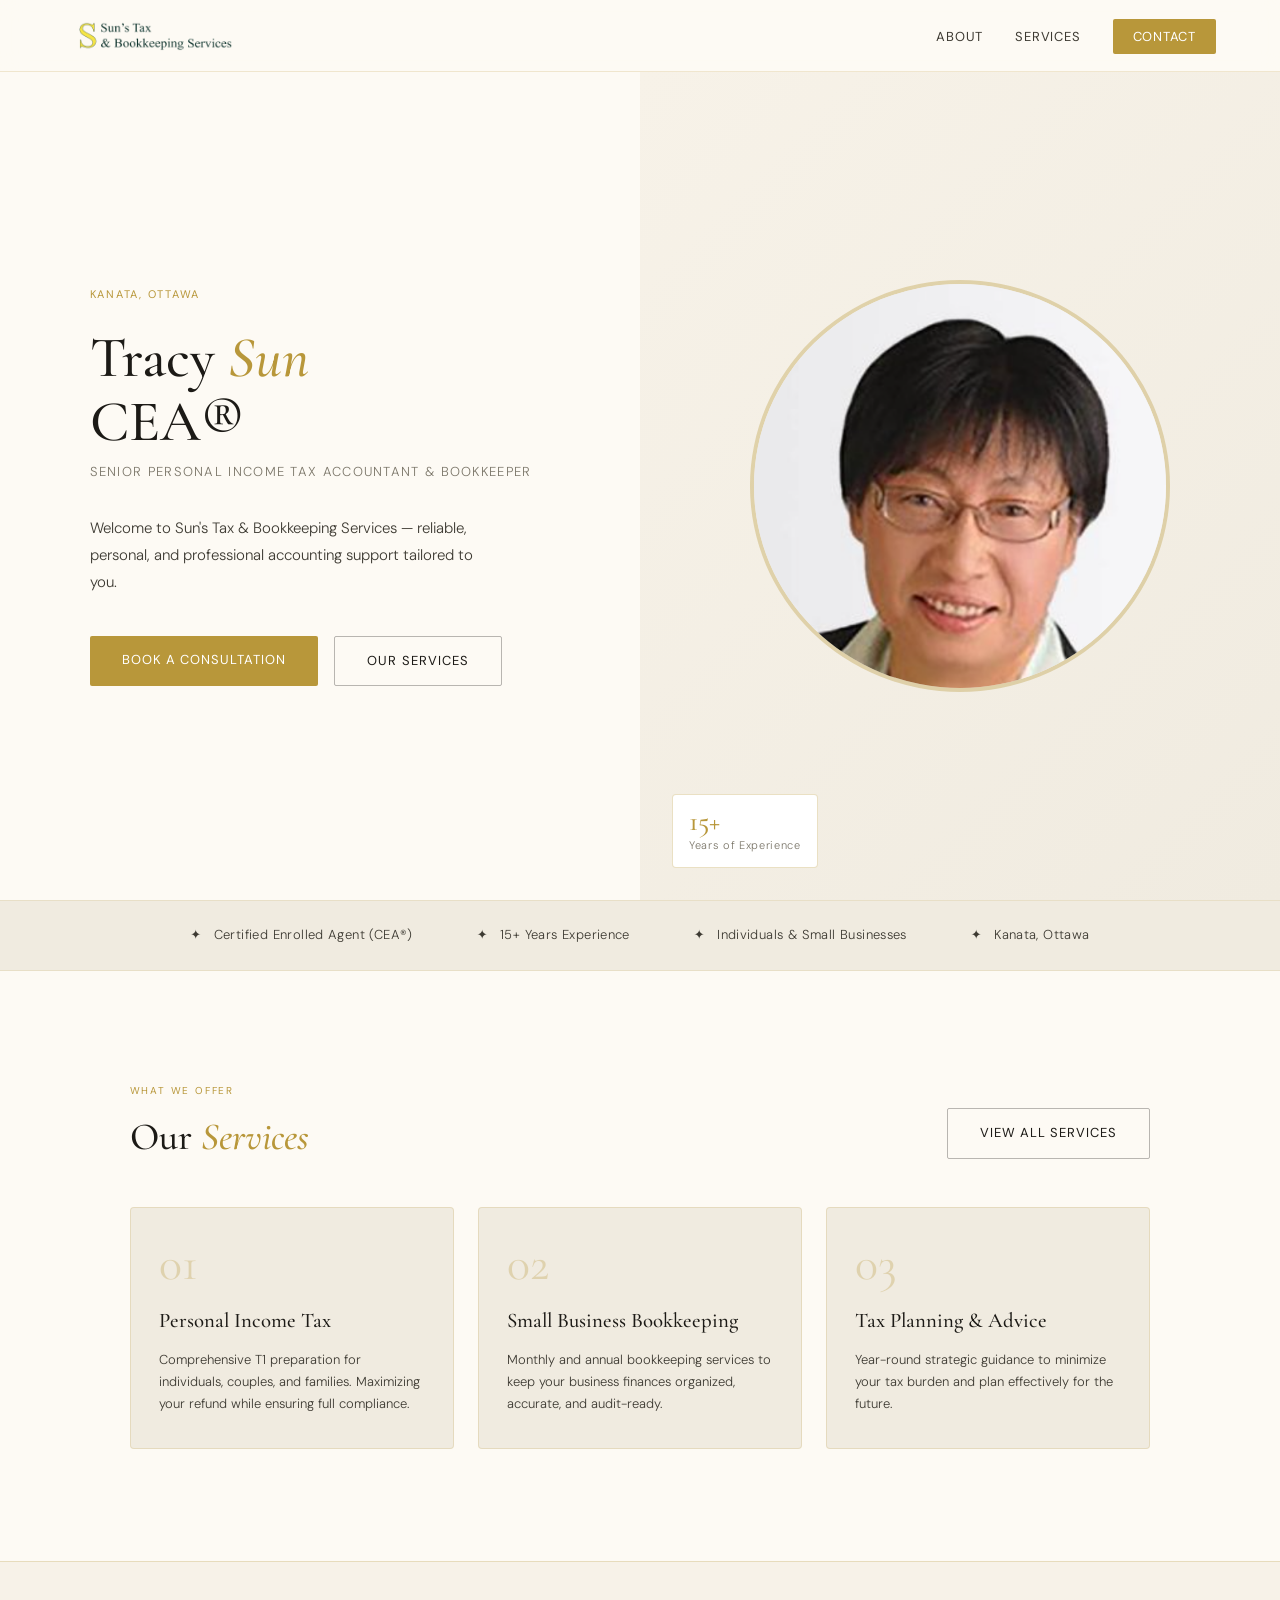
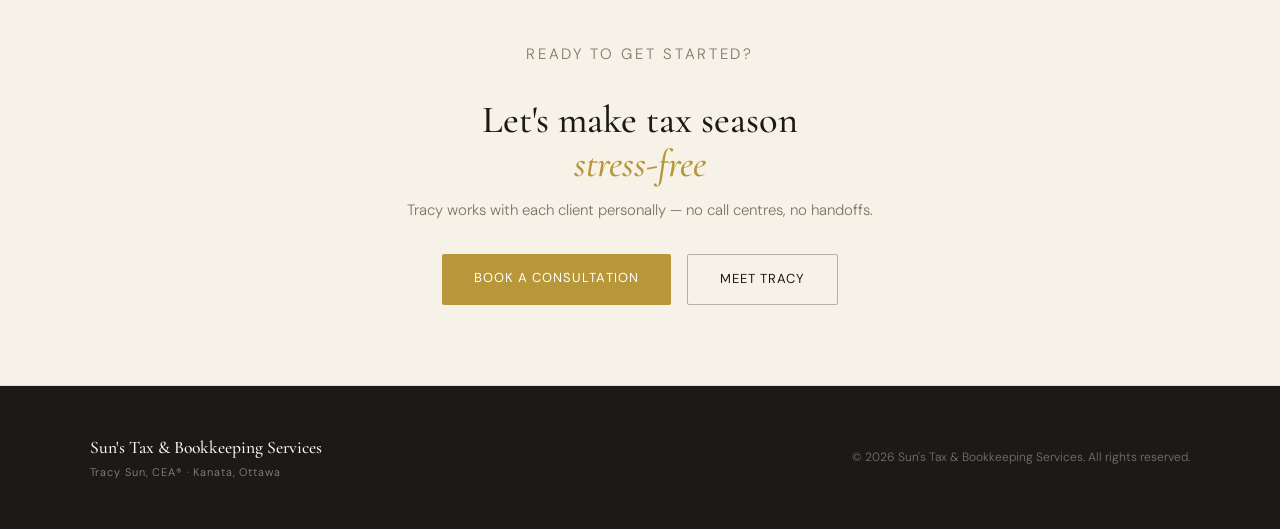
<file: index.html>
<!DOCTYPE html>
<html lang="en">
<head>
  <meta charset="UTF-8" />
  <meta name="viewport" content="width=device-width, initial-scale=1.0" />
  <title>Sun's Tax & Bookkeeping Services</title>
  <link rel="preconnect" href="https://fonts.googleapis.com" />
  <link rel="preconnect" href="https://fonts.gstatic.com" crossorigin />
  <link href="https://fonts.googleapis.com/css2?family=Cormorant+Garamond:ital,wght@0,400;0,500;0,600;1,400;1,500&family=DM+Sans:wght@300;400;500&display=swap" rel="stylesheet" />
  <link rel="stylesheet" href="style.css" />
  <style>
    /* ── HERO ── */
    #hero {
      min-height: 100vh;
      padding-top: var(--nav-h);
      display: grid;
      grid-template-columns: 1fr 1fr;
      align-items: center;
    }

    .hero-text {
      padding: 6vw 5vw 6vw 7vw;
    }

    .hero-eyebrow {
      font-size: 11px;
      font-weight: 400;
      letter-spacing: 0.16em;
      text-transform: uppercase;
      color: var(--gold);
      margin-bottom: 1.5rem;
    }

    .hero-heading {
      font-family: var(--serif);
      font-size: clamp(2.8rem, 4.5vw, 5rem);
      font-weight: 500;
      line-height: 1.1;
      color: var(--ink);
      margin-bottom: 0.5rem;
    }

    .hero-heading em { font-style: italic; color: var(--gold); }

    .hero-title {
      font-size: 13px;
      font-weight: 300;
      letter-spacing: 0.1em;
      text-transform: uppercase;
      color: var(--ink-muted);
      margin-bottom: 2rem;
    }

    .hero-desc {
      font-size: 15px;
      font-weight: 300;
      color: var(--ink-mid);
      max-width: 400px;
      line-height: 1.8;
      margin-bottom: 2.5rem;
    }

    .hero-ctas {
      display: flex;
      gap: 1rem;
      flex-wrap: wrap;
    }

    .hero-image {
      min-height: calc(100vh - var(--nav-h));
      position: relative;
      display: flex;
      align-items: center;
      justify-content: center;
      background: var(--cream-dark);
      overflow: hidden;
    }

    .hero-image::before {
      content: '';
      position: absolute;
      inset: 0;
      background: linear-gradient(135deg, var(--gold-pale) 0%, var(--cream-dark) 100%);
      z-index: 0;
    }

    .hero-portrait {
      width: min(420px, 80%);
      height: min(420px, 80%);
      border-radius: 50%;
      object-fit: cover;
      object-position: center top;
      position: relative;
      z-index: 1;
      border: 4px solid rgba(184, 151, 58, 0.35);
    }

    .hero-badge {
      position: absolute;
      bottom: 2rem;
      left: 2rem;
      background: var(--white);
      border: 1px solid rgba(184, 151, 58, 0.3);
      padding: 0.75rem 1rem;
      border-radius: 4px;
      z-index: 2;
    }

    .hero-badge-num {
      font-family: var(--serif);
      font-size: 28px;
      font-weight: 500;
      color: var(--gold);
      line-height: 1;
    }

    .hero-badge-label {
      font-size: 11px;
      font-weight: 300;
      color: var(--ink-muted);
      letter-spacing: 0.06em;
      margin-top: 2px;
    }

    @keyframes fadeUp {
      from { opacity: 0; transform: translateY(24px); }
      to   { opacity: 1; transform: translateY(0); }
    }

    .hero-eyebrow { animation: fadeUp 0.7s ease both; }
    .hero-heading  { animation: fadeUp 0.7s 0.1s ease both; }
    .hero-title    { animation: fadeUp 0.7s 0.2s ease both; }
    .hero-desc     { animation: fadeUp 0.7s 0.3s ease both; }
    .hero-ctas     { animation: fadeUp 0.7s 0.4s ease both; }

    /* ── TRUST BAR ── */
    #trust {
      background: var(--cream-dark);
      border-top: 1px solid rgba(184, 151, 58, 0.15);
      border-bottom: 1px solid rgba(184, 151, 58, 0.15);
      padding: 1.5rem 7vw;
      display: flex;
      justify-content: center;
      gap: 4rem;
      flex-wrap: wrap;
    }

    .trust-item {
      display: flex;
      align-items: center;
      gap: 0.75rem;
    }

    .trust-icon {
      font-size: 18px;
      color: var(--gold);
    }

    .trust-item span {
      font-size: 13px;
      font-weight: 300;
      color: var(--ink-mid);
      letter-spacing: 0.03em;
    }

    /* ── SERVICES PREVIEW ── */
    #services-preview {
      padding: 7rem 7vw;
      max-width: 1200px;
      margin: 0 auto;
    }

    .services-preview-header {
      display: flex;
      justify-content: space-between;
      align-items: flex-end;
      margin-bottom: 3rem;
      flex-wrap: wrap;
      gap: 1rem;
    }

    .services-preview-grid {
      display: grid;
      grid-template-columns: repeat(auto-fit, minmax(260px, 1fr));
      gap: 1.5rem;
    }

    .service-card {
      background: var(--cream-dark);
      border: 1px solid rgba(184, 151, 58, 0.2);
      border-radius: 4px;
      padding: 2rem 1.75rem;
      transition: background 0.2s, border-color 0.2s, transform 0.2s;
      text-decoration: none;
      display: block;
    }

    .service-card:hover {
      background: var(--gold-pale);
      border-color: rgba(184, 151, 58, 0.4);
      transform: translateY(-2px);
    }

    .service-num {
      font-family: var(--serif);
      font-size: 3rem;
      font-weight: 400;
      color: rgba(184, 151, 58, 0.3);
      line-height: 1;
      margin-bottom: 1rem;
    }

    .service-title {
      font-family: var(--serif);
      font-size: 1.3rem;
      font-weight: 500;
      color: var(--ink);
      margin-bottom: 0.75rem;
    }

    .service-desc {
      font-size: 13px;
      font-weight: 300;
      color: var(--ink-mid);
      line-height: 1.7;
    }

    /* ── CTA BANNER ── */
    #cta {
      background: var(--gold-pale);
      border-top: 1px solid rgba(184, 151, 58, 0.25);
      border-bottom: 1px solid rgba(184, 151, 58, 0.25);
      padding: 5rem 7vw;
      text-align: center;
    }

    #cta .section-heading { margin-bottom: 0.75rem; }

    #cta p {
      font-size: 15px;
      font-weight: 300;
      color: var(--ink-muted);
      margin-bottom: 2rem;
    }

    .cta-buttons {
      display: flex;
      gap: 1rem;
      justify-content: center;
      flex-wrap: wrap;
    }

    @media (max-width: 768px) {
      #hero { grid-template-columns: 1fr; }
      .hero-image { min-height: 55vw; }
      .hero-text { padding: 3rem 6vw; }
      #trust { gap: 2rem; }
      .services-preview-header { flex-direction: column; align-items: flex-start; }
    }
  </style>
</head>
<body>

  <nav>
    <a href="index.html" class="nav-logo">
      <img class="nav-logo-mark" src="logo.png" alt="Sun's Tax & Bookkeeping logo" />
    </a>
    <ul>
      <li><a href="about.html">About</a></li>
      <li><a href="services.html">Services</a></li>
      <li><a href="contact.html" class="btn-nav">Contact</a></li>
    </ul>
  </nav>

  <!-- HERO -->
  <section id="hero">
    <div class="hero-text">
      <p class="hero-eyebrow">Kanata, Ottawa</p>
      <h1 class="hero-heading">Tracy <em>Sun</em><br>CEA®</h1>
      <p class="hero-title">Senior Personal Income Tax Accountant & Bookkeeper</p>
      <p class="hero-desc">Welcome to Sun's Tax & Bookkeeping Services — reliable, personal, and professional accounting support tailored to you.</p>
      <div class="hero-ctas">
        <a href="contact.html" class="btn-primary">Book a Consultation</a>
        <a href="services.html" class="btn-outline">Our Services</a>
      </div>
    </div>
    <div class="hero-image">
      <img class="hero-portrait" src="tracy_picture.png" alt="Tracy Sun" />
      <div class="hero-badge">
        <div class="hero-badge-num">15+</div>
        <div class="hero-badge-label">Years of Experience</div>
      </div>
    </div>
  </section>

  <!-- TRUST BAR -->
  <div id="trust">
    <div class="trust-item">
      <span class="trust-icon">✦</span>
      <span>Certified Enrolled Agent (CEA®)</span>
    </div>
    <div class="trust-item">
      <span class="trust-icon">✦</span>
      <span>15+ Years Experience</span>
    </div>
    <div class="trust-item">
      <span class="trust-icon">✦</span>
      <span>Individuals & Small Businesses</span>
    </div>
    <div class="trust-item">
      <span class="trust-icon">✦</span>
      <span>Kanata, Ottawa</span>
    </div>
  </div>

  <!-- SERVICES PREVIEW -->
  <section id="services-preview">
    <div class="services-preview-header">
      <div>
        <p class="section-label">What We Offer</p>
        <h2 class="section-heading" style="margin-bottom:0;">Our <em>Services</em></h2>
      </div>
      <a href="services.html" class="btn-outline">View All Services</a>
    </div>
    <div class="services-preview-grid">
      <a href="services.html" class="service-card">
        <div class="service-num">01</div>
        <h3 class="service-title">Personal Income Tax</h3>
        <p class="service-desc">Comprehensive T1 preparation for individuals, couples, and families. Maximizing your refund while ensuring full compliance.</p>
      </a>
      <a href="services.html" class="service-card">
        <div class="service-num">02</div>
        <h3 class="service-title">Small Business Bookkeeping</h3>
        <p class="service-desc">Monthly and annual bookkeeping services to keep your business finances organized, accurate, and audit-ready.</p>
      </a>
      <a href="services.html" class="service-card">
        <div class="service-num">03</div>
        <h3 class="service-title">Tax Planning & Advice</h3>
        <p class="service-desc">Year-round strategic guidance to minimize your tax burden and plan effectively for the future.</p>
      </a>
    </div>
  </section>

  <!-- CTA BANNER -->
  <section id="cta">
    <p class="section-label">Ready to Get Started?</p>
    <h2 class="section-heading">Let's make tax season<br><em>stress-free</em></h2>
    <p>Tracy works with each client personally — no call centres, no handoffs.</p>
    <div class="cta-buttons">
      <a href="contact.html" class="btn-primary">Book a Consultation</a>
      <a href="about.html" class="btn-outline">Meet Tracy</a>
    </div>
  </section>

  <footer>
    <div class="footer-logo">
      Sun's Tax & Bookkeeping Services
      <span>Tracy Sun, CEA® · Kanata, Ottawa</span>
    </div>
    <div class="footer-copy">&copy; 2026 Sun's Tax & Bookkeeping Services. All rights reserved.</div>
  </footer>

</body>
</html>
</file>
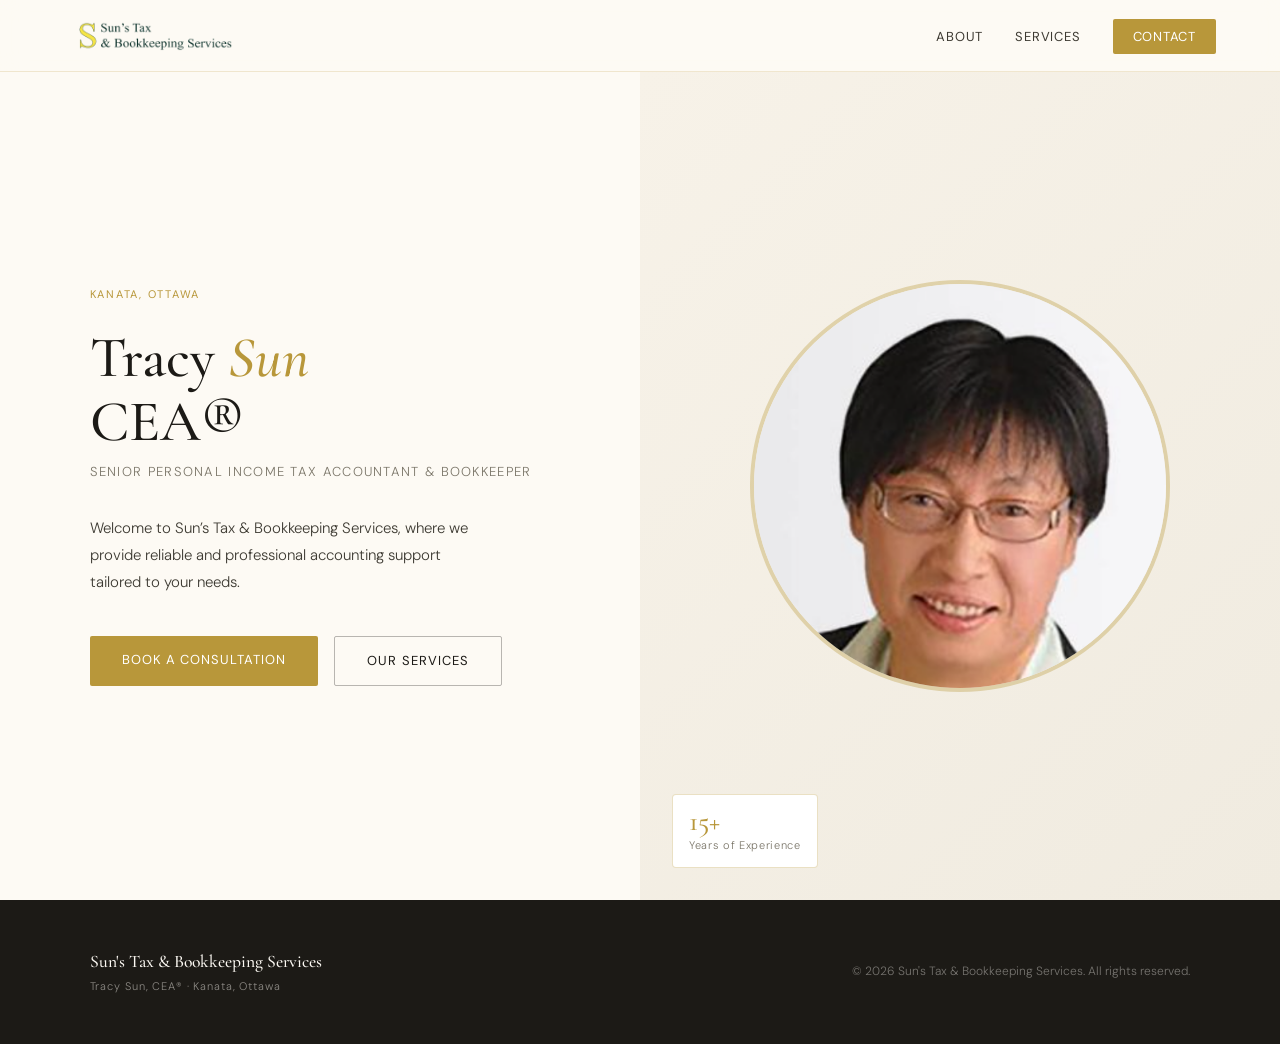
<file: about.html>
<!DOCTYPE html>
<html lang="en">
<head>
  <meta charset="UTF-8" />
  <meta name="viewport" content="width=device-width, initial-scale=1.0" />
  <title>Sun's Tax & Bookkeeping Services</title>
  <link rel="preconnect" href="https://fonts.googleapis.com" />
  <link rel="preconnect" href="https://fonts.gstatic.com" crossorigin />
  <link href="https://fonts.googleapis.com/css2?family=Cormorant+Garamond:ital,wght@0,400;0,500;0,600;1,400;1,500&family=DM+Sans:wght@300;400;500&display=swap" rel="stylesheet" />
  <link rel="stylesheet" href="style.css" />
  <style>
    

    #hero {
      min-height: 100vh;
      padding-top: var(--nav-h);
      display: grid;
      grid-template-columns: 1fr 1fr;
      align-items: center;
    }

    .hero-text {
      padding: 6vw 5vw 6vw 7vw;
    }

    .hero-eyebrow {
      font-size: 11px;
      font-weight: 400;
      letter-spacing: 0.16em;
      text-transform: uppercase;
      color: var(--gold);
      margin-bottom: 1.5rem;
    }

    .hero-heading {
      font-family: var(--serif);
      font-size: clamp(2.8rem, 4.5vw, 5rem);
      font-weight: 500;
      line-height: 1.1;
      color: var(--ink);
      margin-bottom: 0.5rem;
    }

    .hero-heading em { font-style: italic; color: var(--gold); }

    .hero-title {
      font-size: 13px;
      font-weight: 300;
      letter-spacing: 0.1em;
      text-transform: uppercase;
      color: var(--ink-muted);
      margin-bottom: 2rem;
    }

    .hero-desc {
      font-size: 15px;
      font-weight: 300;
      color: var(--ink-mid);
      max-width: 400px;
      line-height: 1.8;
      margin-bottom: 2.5rem;
    }

    .hero-ctas {
      display: flex;
      gap: 1rem;
      flex-wrap: wrap;
    }

    .hero-image {
      min-height: calc(100vh - var(--nav-h));
      position: relative;
      display: flex;
      align-items: center;
      justify-content: center;
      background: var(--cream-dark);
    }

    .hero-image::before {
      content: '';
      position: absolute;
      inset: 0;
      background: linear-gradient(135deg, var(--gold-pale) 0%, var(--cream-dark) 100%);
      z-index: 0;
    }

    .hero-portrait {
      width: min(420px, 80%);
      height: min(420px, 80%);
      border-radius: 50%;
      object-fit: cover;
      object-position: center top;
      position: relative;
      z-index: 1;
      border: 4px solid rgba(184, 151, 58, 0.35);
    }

    .hero-badge {
      position: absolute;
      bottom: 2rem;
      left: 2rem;
      background: var(--white);
      border: 1px solid rgba(184, 151, 58, 0.3);
      padding: 0.75rem 1rem;
      border-radius: 4px;
      z-index: 2;
    }

    .hero-badge-num {
      font-family: var(--serif);
      font-size: 28px;
      font-weight: 500;
      color: var(--gold);
      line-height: 1;
    }

    .hero-badge-label {
      font-size: 11px;
      font-weight: 300;
      color: var(--ink-muted);
      letter-spacing: 0.06em;
      margin-top: 2px;
    }

    @keyframes fadeUp {
      from { opacity: 0; transform: translateY(24px); }
      to   { opacity: 1; transform: translateY(0); }
    }

    .hero-eyebrow { animation: fadeUp 0.7s ease both; }
    .hero-heading  { animation: fadeUp 0.7s 0.1s ease both; }
    .hero-title    { animation: fadeUp 0.7s 0.2s ease both; }
    .hero-desc     { animation: fadeUp 0.7s 0.3s ease both; }
    .hero-ctas     { animation: fadeUp 0.7s 0.4s ease both; }

    @media (max-width: 768px) {
      
      #hero { grid-template-columns: 1fr; height: auto; }
      .hero-image { height: 55vw; }
      .hero-text { padding: 3rem 6vw; }
    }
  </style>
</head>
<body>

  <nav>
    <a href="index.html" class="nav-logo active">
      <img class="nav-logo-mark" src="logo.png" alt="Sun's Tax & Bookkeeping logo" />
    </a>
    <ul>
      <li><a href="about.html">About</a></li>
      <li><a href="services.html">Services</a></li>
      <li><a href="contact.html" class="btn-nav">Contact</a></li>
    </ul>
  </nav>

  <section id="hero">
    <div class="hero-text">
      <p class="hero-eyebrow">Kanata, Ottawa</p>
      <h1 class="hero-heading">Tracy <em>Sun</em><br>CEA®</h1>
      <p class="hero-title">Senior Personal Income Tax Accountant & Bookkeeper</p>
      <p class="hero-desc">Welcome to Sun’s Tax & Bookkeeping Services, where we provide reliable and professional accounting support tailored to your needs.
      </p>
      <div class="hero-ctas">
        <a href="contact.html" class="btn-primary">Book a Consultation</a>
        <a href="services.html" class="btn-outline">Our Services</a>
      </div>
    </div>
    <div class="hero-image">
      <img class="hero-portrait" src="tracy_picture.png" alt="Tracy Sun" />
      <div class="hero-badge">
        <div class="hero-badge-num">15+</div>
        <div class="hero-badge-label">Years of Experience</div>
      </div>
    </div>
  </section>

  <footer>
    <div class="footer-logo">
      Sun's Tax & Bookkeeping Services
      <span>Tracy Sun, CEA® · Kanata, Ottawa</span>
    </div>
    <div class="footer-copy">&copy; 2026 Sun's Tax & Bookkeeping Services. All rights reserved.</div>
  </footer>
</body>
</html>
</file>
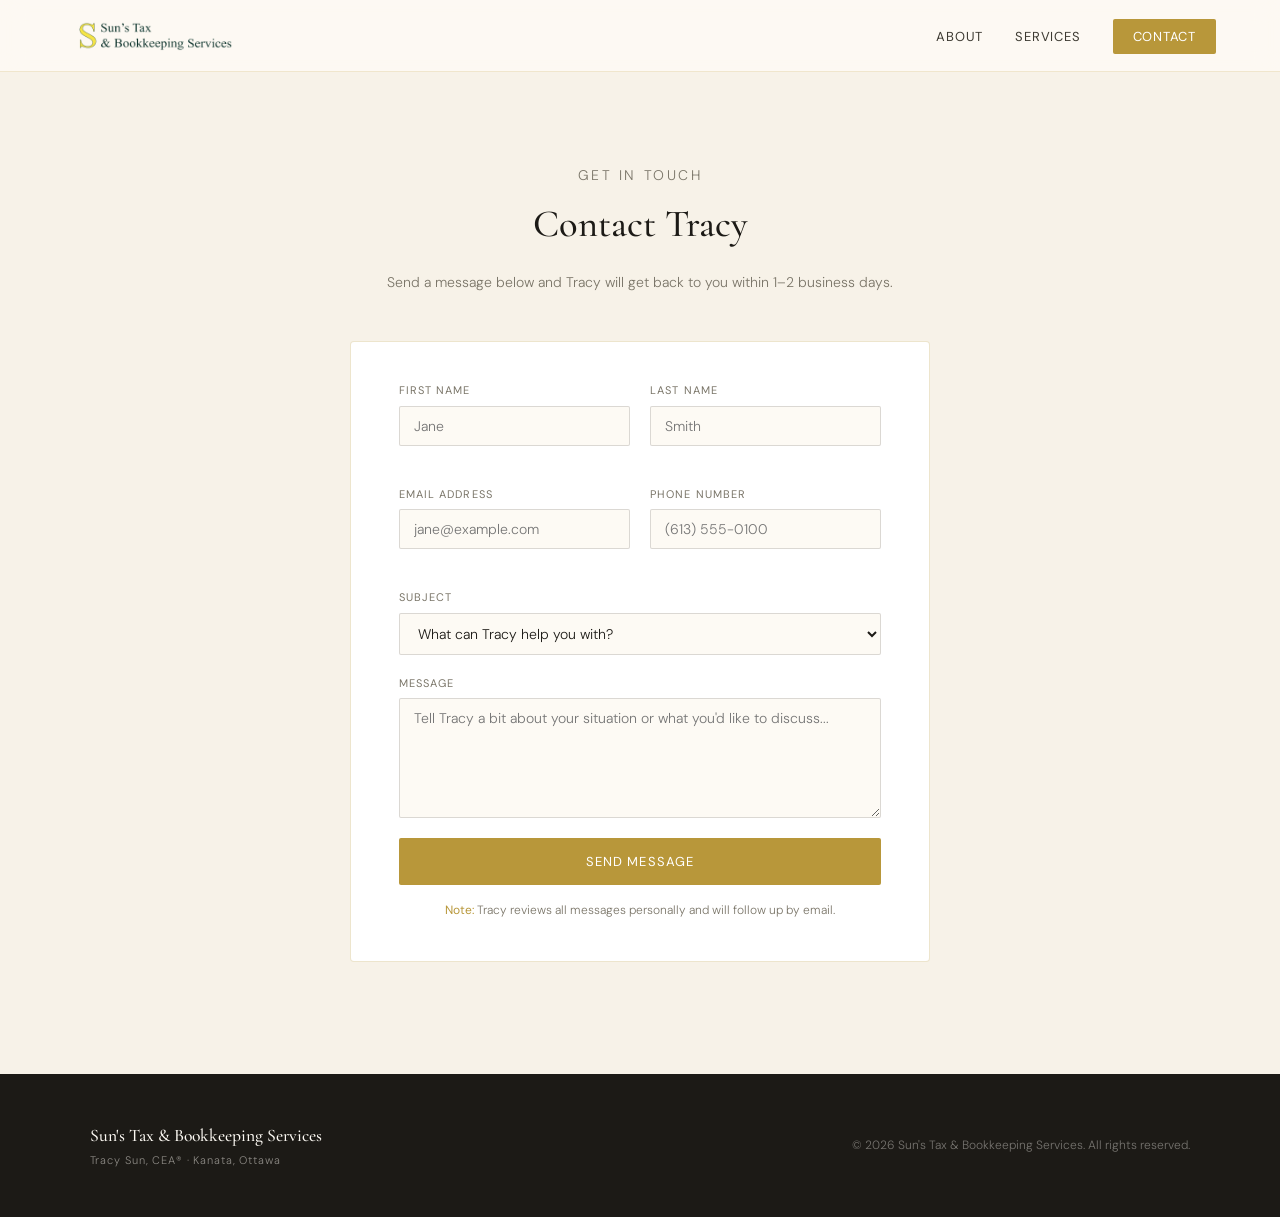
<file: contact.html>
<!DOCTYPE html>
<html lang="en">
<head>
  <meta charset="UTF-8" />
  <meta name="viewport" content="width=device-width, initial-scale=1.0" />
  <title>Contact — Sun's Tax & Bookkeeping Services</title>
  <link rel="preconnect" href="https://fonts.googleapis.com" />
  <link rel="preconnect" href="https://fonts.gstatic.com" crossorigin />
  <link href="https://fonts.googleapis.com/css2?family=Cormorant+Garamond:ital,wght@0,400;0,500;0,600;1,400;1,500&family=DM+Sans:wght@300;400;500&display=swap" rel="stylesheet" />
  <link rel="stylesheet" href="style.css" />
  <style>
    body { background: var(--gold-pale); }

    .contact-inner {
      max-width: 760px;
      margin: 0 auto;
      padding-top: calc(var(--nav-h) + 5rem);
      padding-bottom: 7rem;
      padding-left: 7vw;
      padding-right: 7vw;
    }

    .contact-header {
      text-align: center;
      margin-bottom: 3rem;
    }

    .contact-header p {
      font-size: 14px;
      font-weight: 300;
      color: var(--ink-muted);
      margin-top: 0.75rem;
    }

    .contact-form {
      background: var(--white);
      border: 1px solid rgba(184, 151, 58, 0.25);
      border-radius: 4px;
      padding: 2.5rem 3rem;
    }

    .form-row {
      display: grid;
      grid-template-columns: 1fr 1fr;
      gap: 1.25rem;
      margin-bottom: 1.25rem;
    }

    .form-group {
      display: flex;
      flex-direction: column;
      gap: 6px;
      margin-bottom: 1.25rem;
    }

    .form-group label {
      font-size: 11px;
      font-weight: 400;
      letter-spacing: 0.1em;
      text-transform: uppercase;
      color: var(--ink-muted);
    }

    .form-group input,
    .form-group select,
    .form-group textarea {
      background: var(--cream);
      border: 1px solid rgba(28, 26, 22, 0.15);
      border-radius: 2px;
      padding: 10px 14px;
      font-family: var(--sans);
      font-size: 14px;
      font-weight: 300;
      color: var(--ink);
      outline: none;
      transition: border-color 0.2s;
      width: 100%;
    }

    .form-group input:focus,
    .form-group select:focus,
    .form-group textarea:focus { border-color: var(--gold); }

    .form-group textarea { resize: vertical; min-height: 120px; }

    .form-notice {
      font-size: 12px;
      font-weight: 300;
      color: var(--ink-muted);
      text-align: center;
      margin-top: 1rem;
    }

    .form-notice strong { color: var(--gold); font-weight: 400; }

    #contact-success {
      display: none;
      text-align: center;
      padding: 3rem 2rem;
    }

    .success-icon {
      width: 56px;
      height: 56px;
      background: #E8F5E9;
      border-radius: 50%;
      display: flex;
      align-items: center;
      justify-content: center;
      margin: 0 auto 1.25rem;
      font-size: 24px;
    }

    #contact-success h3 {
      font-family: var(--serif);
      font-size: 1.6rem;
      font-weight: 500;
      color: var(--ink);
      margin-bottom: 0.5rem;
    }

    #contact-success p {
      font-size: 14px;
      font-weight: 300;
      color: var(--ink-muted);
    }

    @media (max-width: 768px) {
      .form-row { grid-template-columns: 1fr; }
      .contact-form { padding: 2rem 1.5rem; }
    }
  </style>
</head>
<body>

  <nav>
    <a href="index.html" class="nav-logo">
      <img class="nav-logo-mark" src="logo.png" alt="Sun's Tax & Bookkeeping logo" />
    </a>
    <ul>
      <li><a href="about.html">About</a></li>
      <li><a href="services.html">Services</a></li>
      <li><a href="contact.html" class="btn-nav active">Contact</a></li>
    </ul>
  </nav>

  <div class="contact-inner">
    <div class="contact-header">
      <p class="section-label">Get in Touch</p>
      <h2 class="section-heading">Contact Tracy</h2>
      <p>Send a message below and Tracy will get back to you within 1–2 business days.</p>
    </div>

    <div class="contact-form" id="contact-form-wrapper">
      <form id="contact-form" action="https://formspree.io/f/xlgyeqbe" method="POST">
        <div class="form-row">
          <div class="form-group">
            <label>First Name</label>
            <input type="text" name="FirstName" placeholder="Jane" required />
          </div>
          <div class="form-group">
            <label>Last Name</label>
            <input type="text" name="LastName" placeholder="Smith" required />
          </div>
        </div>
        <div class="form-row">
          <div class="form-group">
            <label>Email Address</label>
            <input type="email" name="Email" placeholder="jane@example.com" required />
          </div>
          <div class="form-group">
            <label>Phone Number</label>
            <input type="tel" name="Phone" placeholder="(613) 555-0100" />
          </div>
        </div>
        <div class="form-group">
          <label>Subject</label>
          <select name="Subject" required>
            <option value="" disabled selected>What can Tracy help you with?</option>
            <option>Personal Income Tax</option>
            <option>Small Business Bookkeeping</option>
            <option>Business Tax Return</option>
            <option>Tax Planning & Advice</option>
            <option>Other / Not Sure</option>
          </select>
        </div>
        <div class="form-group">
          <label>Message</label>
          <textarea name="Message" placeholder="Tell Tracy a bit about your situation or what you'd like to discuss..." required></textarea>
        </div>
        <button type="submit" class="btn-primary" style="width:100%; font-size:13px; padding:15px;">Send Message</button>
        <p class="form-notice"><strong>Note:</strong> Tracy reviews all messages personally and will follow up by email.</p>
      </form>

      <div id="contact-success">
        <div class="success-icon">✓</div>
        <h3>Message Sent</h3>
        <p>Thank you! Tracy will be in touch within 1–2 business days.</p>
      </div>
    </div>
  </div>

  <footer>
    <div class="footer-logo">
      Sun's Tax & Bookkeeping Services
      <span>Tracy Sun, CEA® · Kanata, Ottawa</span>
    </div>
    <div class="footer-copy">&copy; 2026 Sun's Tax & Bookkeeping Services. All rights reserved.</div>
  </footer>

  <script>
    const form = document.getElementById('contact-form');
    const success = document.getElementById('contact-success');

    form.addEventListener('submit', async (e) => {
      e.preventDefault();
      const data = new FormData(form);

      try {
        const res = await fetch(form.action, {
          method: 'POST',
          body: data,
          headers: { 'Accept': 'application/json' }
        });

        if (res.ok) {
          form.style.display = 'none';
          success.style.display = 'block';
        } else {
          alert('Something went wrong. Please try again or email tracy@sunsaccounting.com directly.');
        }
      } catch {
        alert('Something went wrong. Please try again or email tracy@sunsaccounting.com directly.');
      }
    });
  </script>

</body>
</html>
</file>
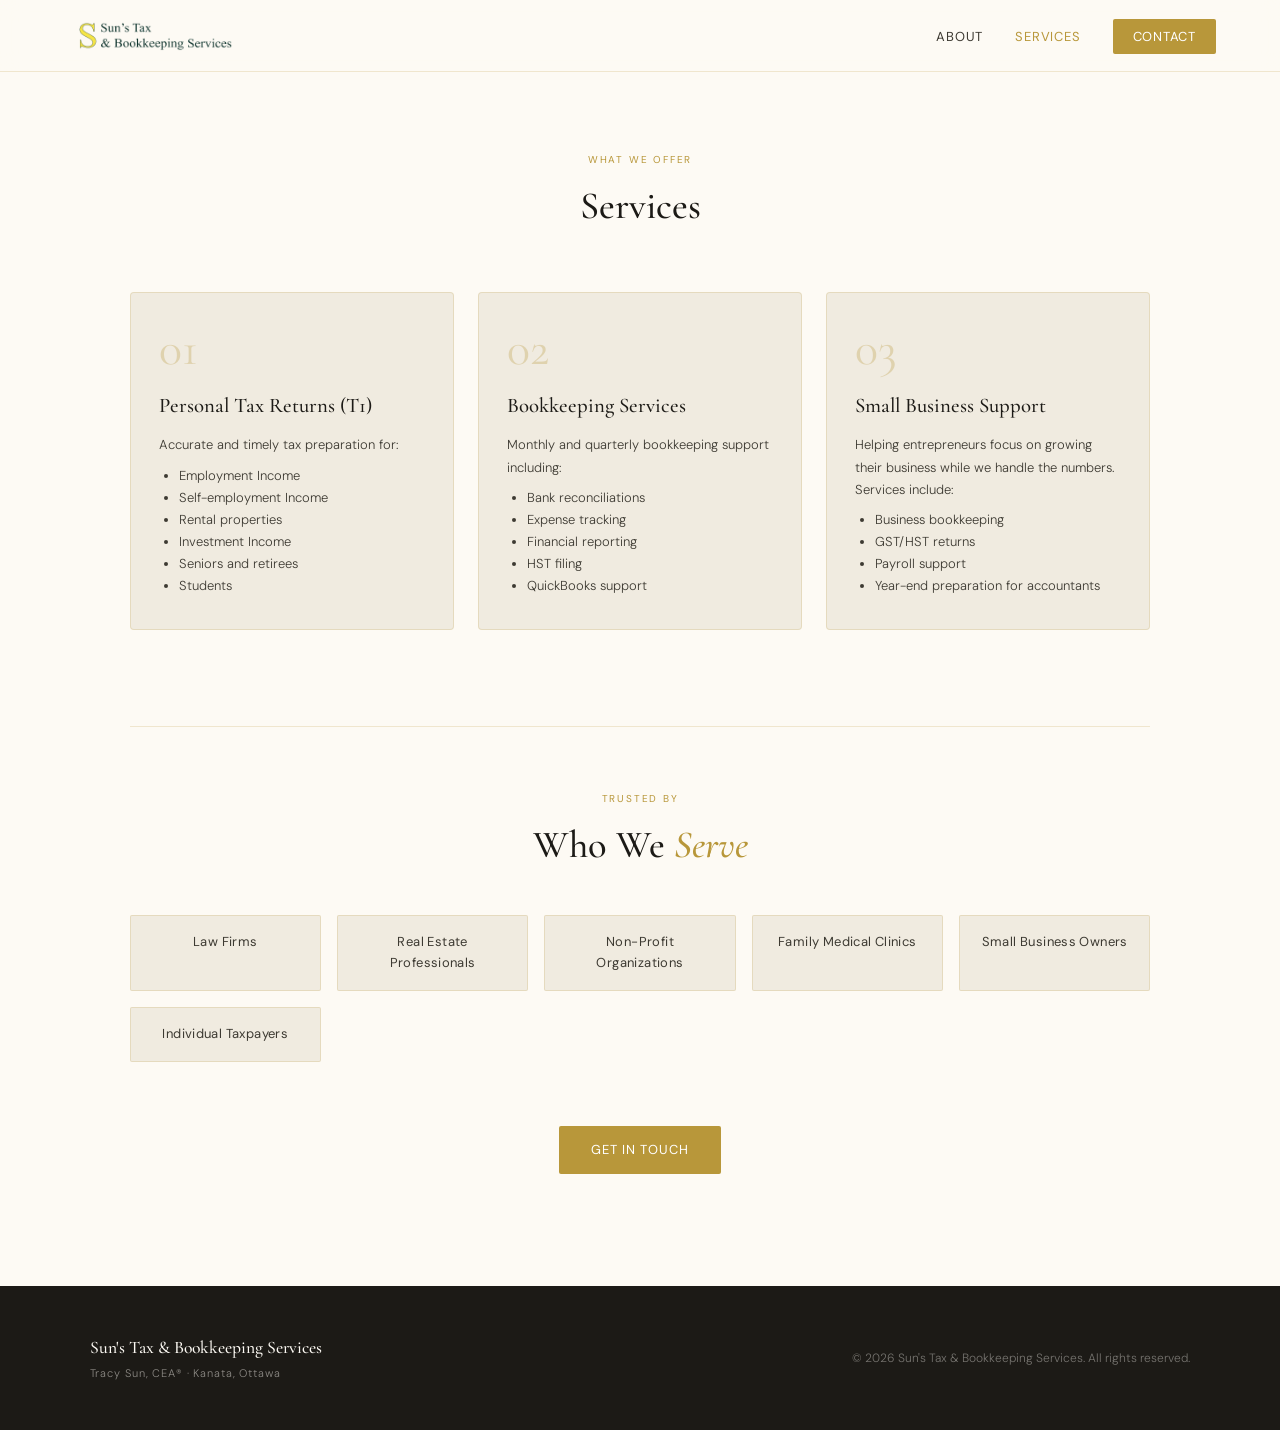
<file: services.html>
<!DOCTYPE html>
<html lang="en">
<head>
  <meta charset="UTF-8" />
  <meta name="viewport" content="width=device-width, initial-scale=1.0" />
  <title>Services — Sun's Tax & Bookkeeping Services</title>
  <link rel="preconnect" href="https://fonts.googleapis.com" />
  <link rel="preconnect" href="https://fonts.gstatic.com" crossorigin />
  <link href="https://fonts.googleapis.com/css2?family=Cormorant+Garamond:ital,wght@0,400;0,500;0,600;1,400;1,500&family=DM+Sans:wght@300;400;500&display=swap" rel="stylesheet" />
  <link rel="stylesheet" href="style.css" />
  <style>
    .services-inner {
      max-width: 1200px;
      margin: 0 auto;
      padding-top: calc(var(--nav-h) + 5rem);
      padding-bottom: 7rem;
      padding-left: 7vw;
      padding-right: 7vw;
    }

    .services-header {
      text-align: center;
      margin-bottom: 4rem;
    }

    .services-grid {
      display: grid;
      grid-template-columns: repeat(auto-fit, minmax(260px, 1fr));
      gap: 1.5rem;
      margin-bottom: 6rem;
    }

    .service-card {
      background: var(--cream-dark);
      border: 1px solid rgba(184, 151, 58, 0.2);
      border-radius: 4px;
      padding: 2rem 1.75rem;
      transition: background 0.2s, border-color 0.2s;
    }

    .service-card:hover {
      background: var(--gold-pale);
      border-color: rgba(184, 151, 58, 0.4);
    }

    .service-num {
      font-family: var(--serif);
      font-size: 3rem;
      font-weight: 400;
      color: rgba(184, 151, 58, 0.3);
      line-height: 1;
      margin-bottom: 1rem;
    }

    .service-title {
      font-family: var(--serif);
      font-size: 1.3rem;
      font-weight: 500;
      color: var(--ink);
      margin-bottom: 0.75rem;
    }

    .service-desc {
      font-size: 13px;
      font-weight: 300;
      color: var(--ink-mid);
      line-height: 1.7;
    }

    .clients-section {
      text-align: center;
      padding-top: 4rem;
      border-top: 1px solid rgba(184, 151, 58, 0.2);
    }

    .clients-grid {
      display: grid;
      grid-template-columns: repeat(auto-fit, minmax(160px, 1fr));
      gap: 1rem;
      margin-top: 3rem;
      margin-bottom: 4rem;
    }

    .client-pill {
      background: var(--cream-dark);
      border: 1px solid rgba(184, 151, 58, 0.2);
      border-radius: 2px;
      padding: 1rem 1.25rem;
      font-size: 13px;
      font-weight: 400;
      color: var(--ink-mid);
      letter-spacing: 0.03em;
    }
</style>
</head>
<body>

  <nav>
    <a href="index.html" class="nav-logo">
      <img class="nav-logo-mark" src="logo.png" alt="Sun's Tax & Bookkeeping logo" />
    </a>
    <ul>
      <li><a href="about.html">About</a></li>
      <li><a href="services.html" class="active">Services</a></li>
      <li><a href="contact.html" class="btn-nav">Contact</a></li>
    </ul>
  </nav>

  <div class="services-inner">
    <div class="services-header">
      <p class="section-label">What We Offer</p>
      <h2 class="section-heading">Services</h2>
    </div>

    <div class="services-grid">
      <div class="service-card">
        <div class="service-num">01</div>
        <h3 class="service-title">Personal Tax Returns (T1)</h3>
        <p class="service-desc">Accurate and timely tax preparation for:</p>
        <ul style="font-family: var(--sans); font-weight: 300; font-size: 13px; color: var(--ink-mid); line-height: 1.7; padding-left: 1.25rem; margin-top: 0.5rem;">
            <li>Employment Income</li>
            <li>Self-employment Income</li>
            <li>Rental properties</li>
            <li>Investment Income</li>
            <li>Seniors and retirees</li>
            <li>Students</li>
        </ul>
        
      </div>
      <div class="service-card">
        <div class="service-num">02</div>
        <h3 class="service-title">Bookkeeping Services</h3>
        <p class="service-desc">Monthly and quarterly bookkeeping support including:</p>
        <ul style="font-family: var(--sans); font-weight: 300; font-size: 13px; color: var(--ink-mid); line-height: 1.7; padding-left: 1.25rem; margin-top: 0.5rem;">
          <li>Bank reconciliations</li>
          <li>Expense tracking</li>
          <li>Financial reporting</li>
          <li>HST filing</li>
          <li>QuickBooks support</li>

        </ul>
      </div>
      <div class="service-card">
        <div class="service-num">03</div>
        <h3 class="service-title">Small Business Support</h3>
        <p class="service-desc">Helping entrepreneurs focus on growing their business while we handle the numbers. Services include:</p>
        <ul style="font-family: var(--sans); font-weight: 300; font-size: 13px; color: var(--ink-mid); line-height: 1.7; padding-left: 1.25rem; margin-top: 0.5rem;">
          <li>Business bookkeeping</li>
          <li>GST/HST returns</li>
          <li>Payroll support</li>
          <li>Year-end preparation for accountants</li>
        </ul>
      </div>
    </div>

    <div class="clients-section">
      <p class="section-label">Trusted By</p>
      <h2 class="section-heading">Who We <em>Serve</em></h2>
      <div class="clients-grid">
        <div class="client-pill">Law Firms</div>
        <div class="client-pill">Real Estate Professionals</div>
        <div class="client-pill">Non-Profit Organizations</div>
        <div class="client-pill">Family Medical Clinics</div>
        <div class="client-pill">Small Business Owners</div>
        <div class="client-pill">Individual Taxpayers</div>
      </div>
      <a href="contact.html" class="btn-primary">Get in Touch</a>
    </div>
  </div>

  <footer>
    <div class="footer-logo">
      Sun's Tax & Bookkeeping Services
      <span>Tracy Sun, CEA® · Kanata, Ottawa</span>
    </div>
    <div class="footer-copy">&copy; 2026 Sun's Tax & Bookkeeping Services. All rights reserved.</div>
  </footer>

</body>
</html>
</file>
<file: style.css>
*, *::before, *::after { box-sizing: border-box; margin: 0; padding: 0; }

:root {
  --gold: #B8973A;
  --gold-light: #D4AF5A;
  --gold-pale: #F7F2E8;
  --ink: #1C1A16;
  --ink-mid: #3D3A32;
  --ink-muted: #7A7568;
  --cream: #FDFAF4;
  --cream-dark: #F0EBE0;
  --white: #FFFFFF;
  --serif: 'Cormorant Garamond', Georgia, serif;
  --sans: 'DM Sans', system-ui, sans-serif;
  --nav-h: 72px;
}

html { scroll-behavior: smooth; }

body {
  font-family: var(--sans);
  background: var(--cream);
  color: var(--ink);
  line-height: 1.6;
  overflow-x: hidden;
}

/* ── NAV ── */
nav {
  position: fixed;
  top: 0; left: 0; right: 0;
  height: var(--nav-h);
  background: rgba(253, 250, 244, 0.92);
  backdrop-filter: blur(12px);
  border-bottom: 1px solid rgba(184, 151, 58, 0.2);
  display: flex;
  align-items: center;
  justify-content: space-between;
  padding: 0 5vw;
  z-index: 100;
}

.nav-logo {
  display: flex;
  align-items: center;
  gap: 12px;
  text-decoration: none;
}

.nav-logo-mark {
  height: 44px;
  width: auto;
  display: block;
  object-fit: contain;
}

.nav-logo-text {
  font-family: var(--serif);
  font-size: 16px;
  font-weight: 500;
  color: var(--ink);
  line-height: 1.2;
}

.nav-logo-text span {
  display: block;
  font-size: 11px;
  font-family: var(--sans);
  font-weight: 300;
  color: var(--ink-muted);
  letter-spacing: 0.08em;
  text-transform: uppercase;
}

nav ul {
  list-style: none;
  display: flex;
  gap: 2rem;
  align-items: center;
}

nav a {
  text-decoration: none;
  font-size: 13px;
  font-weight: 400;
  letter-spacing: 0.06em;
  text-transform: uppercase;
  color: var(--ink-mid);
  transition: color 0.2s;
}

nav a:hover { color: var(--gold); }
nav a.active { color: var(--gold); }

.btn-nav {
  background: var(--gold) !important;
  color: var(--white) !important;
  padding: 9px 20px;
  border-radius: 2px;
  transition: background 0.2s !important;
}

.btn-nav:hover { background: var(--gold-light) !important; color: var(--white) !important; }

/* ── SHARED ── */
.section-label {
  font-size: 10px;
  font-weight: 400;
  letter-spacing: 0.18em;
  text-transform: uppercase;
  color: var(--gold);
  margin-bottom: 1rem;
}

.section-heading {
  font-family: var(--serif);
  font-size: clamp(2rem, 3vw, 3rem);
  font-weight: 500;
  line-height: 1.15;
  color: var(--ink);
  margin-bottom: 1.5rem;
}

.section-heading em { font-style: italic; color: var(--gold); }

.btn-primary {
  background: var(--gold);
  color: var(--white);
  border: none;
  padding: 14px 32px;
  font-family: var(--sans);
  font-size: 13px;
  font-weight: 400;
  letter-spacing: 0.08em;
  text-transform: uppercase;
  border-radius: 2px;
  cursor: pointer;
  text-decoration: none;
  display: inline-block;
  transition: background 0.2s, transform 0.15s;
}

.btn-primary:hover { background: var(--gold-light); transform: translateY(-1px); }

.btn-outline {
  background: transparent;
  color: var(--ink);
  border: 1px solid rgba(28, 26, 22, 0.3);
  padding: 14px 32px;
  font-family: var(--sans);
  font-size: 13px;
  font-weight: 400;
  letter-spacing: 0.08em;
  text-transform: uppercase;
  border-radius: 2px;
  cursor: pointer;
  text-decoration: none;
  display: inline-block;
  transition: border-color 0.2s, color 0.2s;
}

.btn-outline:hover { border-color: var(--gold); color: var(--gold); }

/* ── FOOTER ── */
footer {
  background: var(--ink);
  padding: 3rem 7vw;
  display: flex;
  justify-content: space-between;
  align-items: center;
  flex-wrap: wrap;
  gap: 1rem;
}

.footer-logo {
  font-family: var(--serif);
  font-size: 1.1rem;
  font-weight: 500;
  color: var(--cream);
}

.footer-logo span {
  display: block;
  font-family: var(--sans);
  font-size: 11px;
  font-weight: 300;
  color: rgba(253,250,244,0.5);
  letter-spacing: 0.08em;
  margin-top: 2px;
}

.footer-copy {
  font-size: 12px;
  font-weight: 300;
  color: rgba(253,250,244,0.4);
}

@media (max-width: 768px) {
  nav ul { gap: 1rem; }
}

@media (max-width: 520px) {
  nav ul li:not(:last-child) { display: none; }
}
</file>
